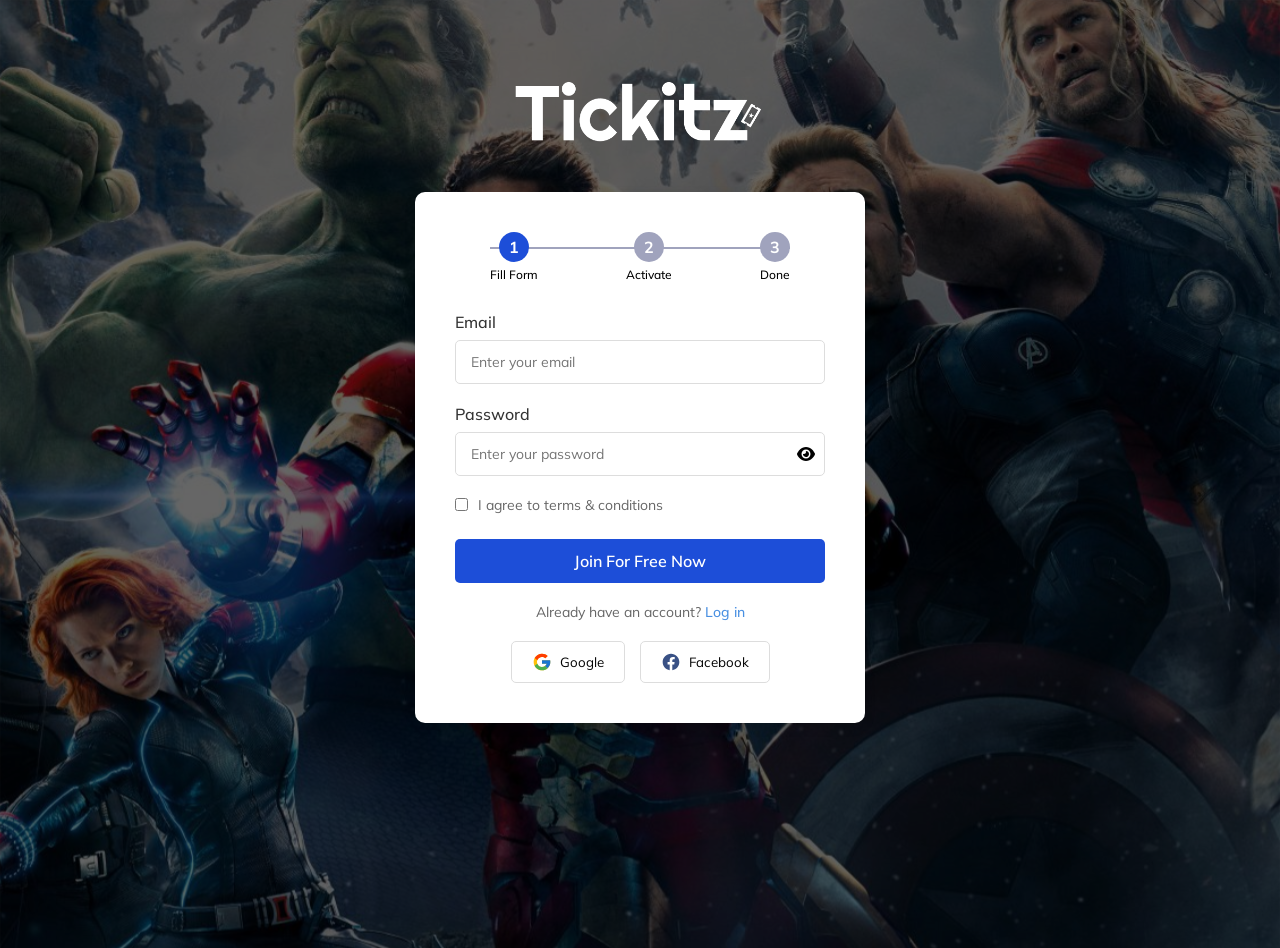
<file: index.html>
<!DOCTYPE html>
<html lang="en">
<head>
    <meta charset="UTF-8">
    <meta name="viewport" content="width=device-width, initial-scale=1.0">
    <meta name="description" content="Tickitz Register">
    <title>Sign Up</title>
    <link rel="preconnect" href="https://fonts.googleapis.com">
    <link rel="preconnect" href="https://fonts.gstatic.com" crossorigin>
    <link href="https://fonts.googleapis.com/css2?family=Mulish:ital,wght@0,200..1000;1,200..1000&display=swap" rel="stylesheet">
    <link rel="stylesheet" href="./assets/style/register.css">
    <script src="./assets/script/register.js" defer></script>
</head>
<body>
    <div class="merk">
        <img src="./assets/img/tickitz-logo.png" alt="Tickitz">
    </div>

    <main>
    <div class="container">
        <div class="progress">
        <div class="steps-container">
            <div class="step">
                <div class="step-number">1</div>
                <div class="step-text">Fill Form</div>
            </div>
            <div class="step">
                <div class="step-number-empty">2</div>
                <div class="step-text">Activate</div>
            </div>
            <div class="step">
                <div class="step-number-empty">3</div>
                <div class="step-text">Done</div>
            </div>
        </div>
        </div>
        
        <form id="form-register">
            <div class="form-group">
                <label for="email">Email</label>
                <input type="email" id="email" name="email" placeholder="Enter your email">
            </div>
            
            <div class="form-group">
                <label for="password">Password</label>
                <div class="pwd-input">
                    <input type="password" id="password" name="password" placeholder="Enter your password">
                    <img src="./assets/img/eye-solid-full.svg" alt="" width="20px">
                </div>    
            </div>
            
            <div class="checkbox-group">
                <input type="checkbox" id="terms">
                <label for="terms">I agree to terms & conditions</label>
            </div>
            
            <button type="submit" class="btn-primary">Join For Free Now</button>
        </form>
            <div class="login-link">
                Already have an account? <a href="login.html">Log in</a>
            </div>
            
            <div class="social-login">
                <button type="button" class="social-btn">
                    <img src="./assets/img/flat-color-icons_google.svg" alt="Google">
                    Google
                </button>
                <button type="button" class="social-btn">
                    <img src="./assets/img/bx_bxl-facebook-circle.svg" alt="Facebook">
                    Facebook
                </button>
            </div>
        
    </div>
    </main>
</body>
</html>
</file>
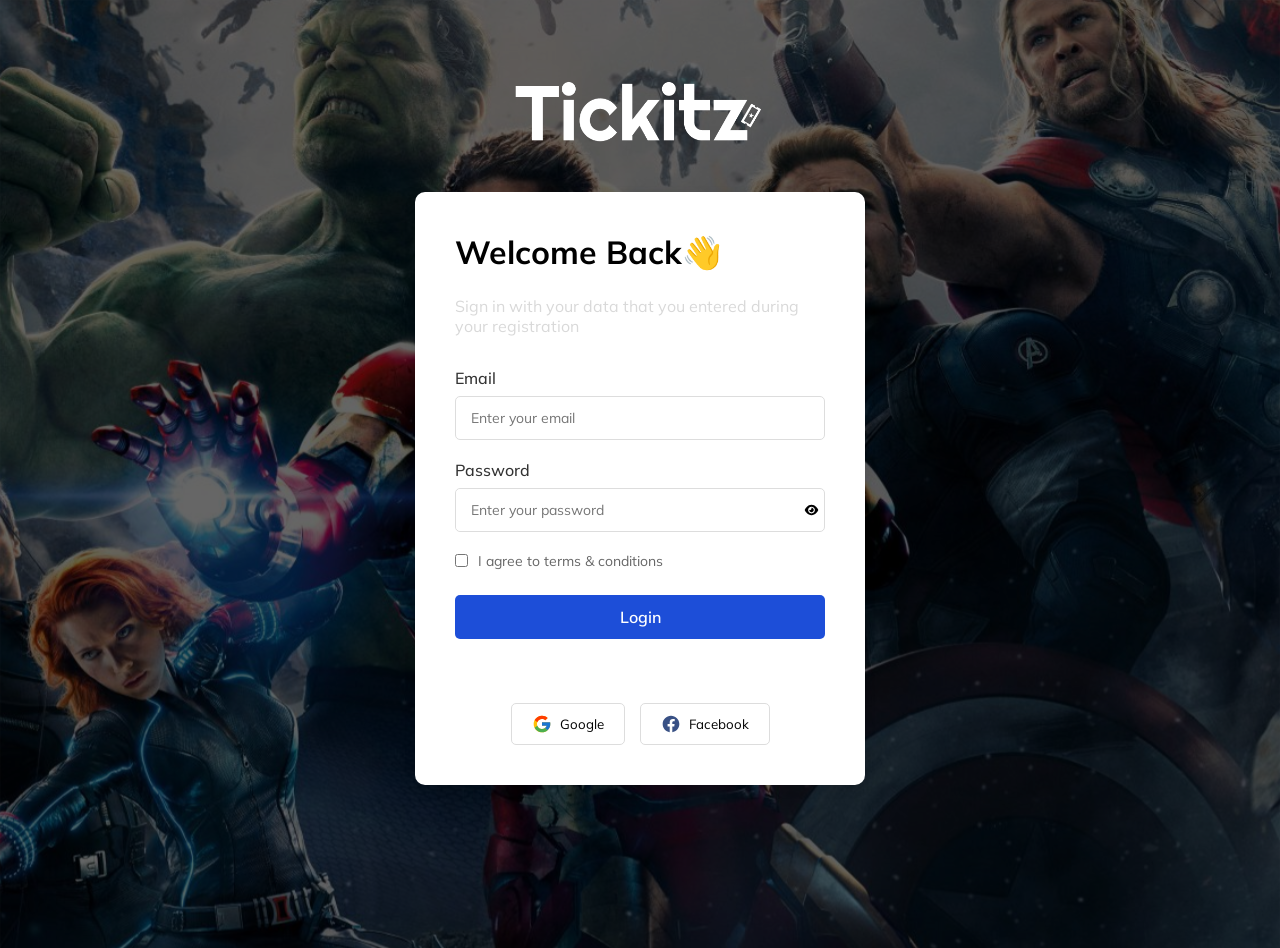
<file: login.html>
<!DOCTYPE html>
<html lang="en">
<head>
    <meta charset="UTF-8">
    <meta name="viewport" content="width=device-width, initial-scale=1.0">
    <meta name="description" content="Tickitz Login">
    <title>Login</title>
    <link rel="preconnect" href="https://fonts.googleapis.com">
    <link rel="preconnect" href="https://fonts.gstatic.com" crossorigin>
    <link href="https://fonts.googleapis.com/css2?family=Mulish:ital,wght@0,200..1000;1,200..1000&display=swap" rel="stylesheet">
    <link rel="stylesheet" href="./assets/style/login.css">
    <script src="./assets/script/login.js" defer></script>
</head>
<body>
    <div class="merk">
        <img src="./assets/img/tickitz-logo.png" alt="Tickitz">
    </div>

    <main>
    <div class="container">
        
        <div class="login-desc">
            <div class="wave-hand">
                <h1>Welcome Back👋</h1>
            </div>
            <div class="atention">
                <p>Sign in with your data that you entered during
                your registration</p>
            </div>
        </div>
        
        
        <form id="form-login">
            <div class="form-group">
                <label for="email">Email</label>
                <input type="email" id="email" name="email" placeholder="Enter your email">
            </div>
            
            <div class="form-group">
                <label for="password">Password</label>
                <div class="eye-pwd">
                    <input type="password" id="password" name="password" placeholder="Enter your password">
                    <img src="./assets/img/eye-solid-full.svg" alt="" width="20px">
                </div>    
            </div>
            
            <div class="checkbox-group">
                <input type="checkbox" id="terms">
                <label for="terms">I agree to terms & conditions</label>
            </div>
            
            <a href="#">
                <button type="submit" class="btn-primary">Login</button>
            </a>
            
            
            
            <div class="social-login">
                <button type="button" class="social-btn">
                    <img src="./assets/img/flat-color-icons_google.svg" alt="Google">
                    Google
                </button>
                <button type="button" class="social-btn">
                    <img src="./assets/img/bx_bxl-facebook-circle.svg" alt="Facebook">
                    Facebook
                </button>
            </div>
        </form>
    </div>
    </main>
</body>
</html>
</file>
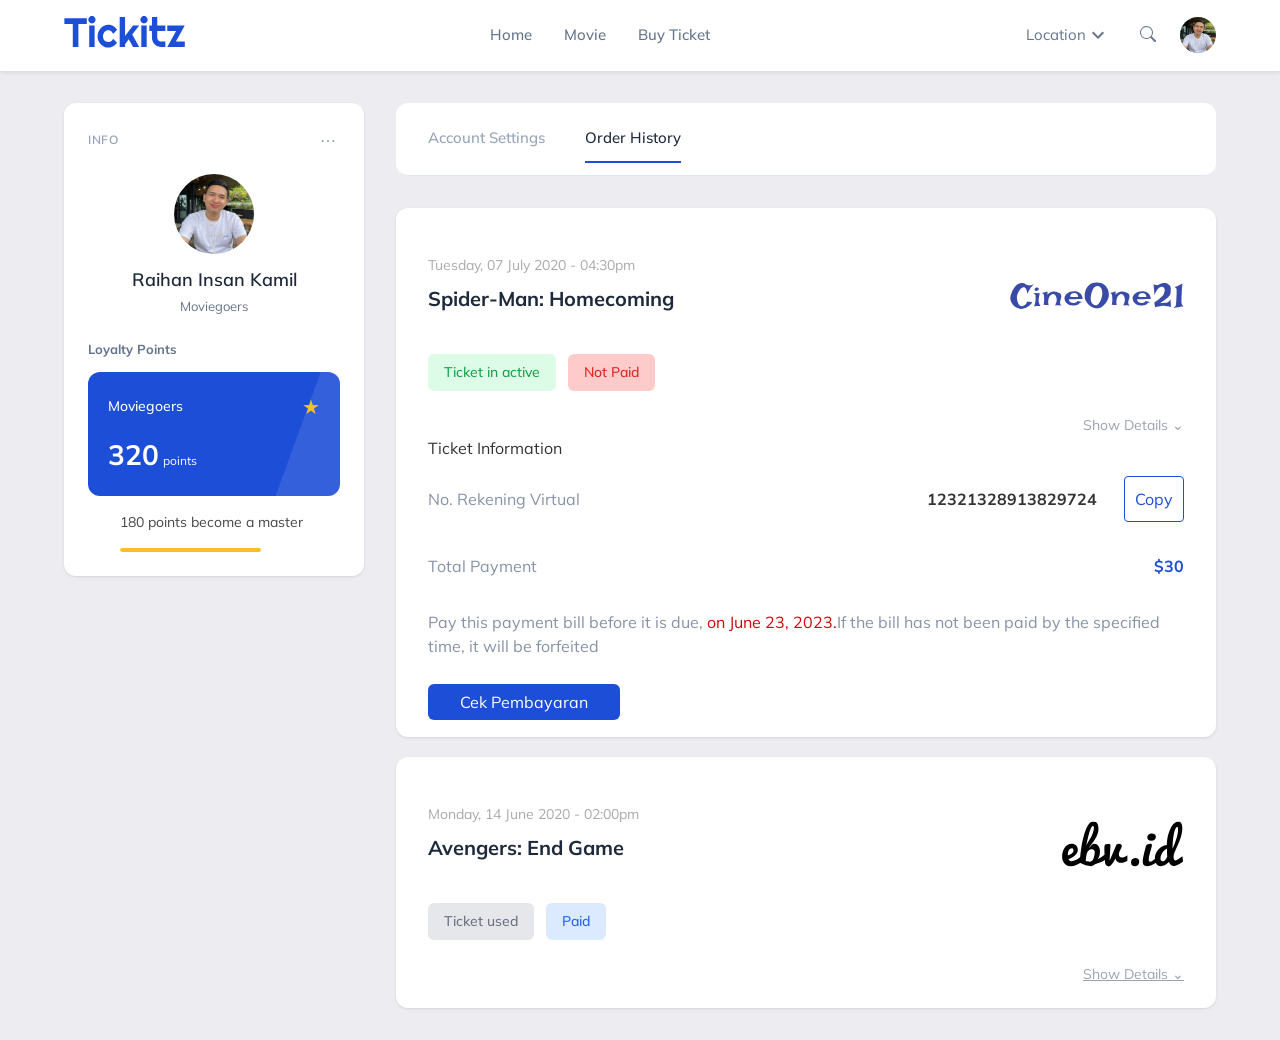
<file: order-history-notPaid.html>
<!DOCTYPE html>
<html lang="en">
<head>
    <meta charset="UTF-8">
    <meta name="viewport" content="width=device-width, initial-scale=1.0">
    <title>Order History Ticket Not Paid</title>
    <link rel="preconnect" href="https://fonts.googleapis.com">
    <link rel="preconnect" href="https://fonts.gstatic.com" crossorigin>
    <link href="https://fonts.googleapis.com/css2?family=Mulish:ital,wght@0,200..1000;1,200..1000&display=swap" rel="stylesheet">
    <link rel="stylesheet" href="./assets/style/order-history-notPaid.css">
    <style>
       
    </style>
</head>
<body>
    <header class="header">
        <div class="nav-container">
            <a href="#" class="logo">
                <img src="./assets/img/tickitz 1.svg" alt="">
            </a>
            
            <nav class="nav-links">
                <a href="#" class="nav-link">Home</a>
                <a href="#" class="nav-link">Movie</a>
                <a href="#" class="nav-link">Buy Ticket</a>
            </nav>
            
            <button class="mobile-nav-toggle">☰</button>
            
            <div class="nav-right">
                <div class="location-dropdown">
                    <span>Location</span>
                    <svg width="12" height="8" viewBox="0 0 12 8" fill="currentColor">
                        <path d="M6 8L0 2L1.41 0.59L6 5.17L10.59 0.59L12 2L6 8Z"/>
                    </svg>
                </div>
                <button class="search-btn">
                    <svg width="16" height="16" viewBox="0 0 16 16" fill="currentColor">
                        <path d="M11.742 10.344a6.5 6.5 0 1 0-1.397 1.398h-.001c.03.04.062.078.098.115l3.85 3.85a1 1 0 0 0 1.415-1.414l-3.85-3.85a1.007 1.007 0 0 0-.115-.1zM12 6.5a5.5 5.5 0 1 1-11 0 5.5 5.5 0 0 1 11 0z"/>
                    </svg>
                </button>
                <div class="profile-avatar"></div>
            </div>
        </div>
    </header>

    <!-- Main Container -->
    <div class="container">
        <div class="main-content">
            <!-- Profile Sidebar -->
            <aside class="profile-sidebar">
                <div class="info-header">
                    <span class="info-label">INFO</span>
                    <button class="menu-dots">⋯</button>
                </div>
                
                <div class="user-profile">
                    <div class="user-avatar"></div>
                    <h3 class="user-name">Raihan Insan Kamil</h3>
                    <p class="user-status">Moviegoers</p>
                </div>
                
                <div class="loyalty-section">
                    <h4 class="loyalty-title">Loyalty Points</h4>
                    <div class="loyalty-card">
                        <div class="loyalty-header">
                            <span class="loyalty-type">Moviegoers</span>
                            <span class="loyalty-star">★</span>
                        </div>
                        <div class="loyalty-points">
                            320<span class="points-unit">points</span>
                        </div>
                    </div>
                    <div class="progress-section">
                        <div class="progress-text">180 points become a master</div>
                        <div class="progress-bar">
                            <div class="progress-fill"></div>
                        </div>
                    </div>
                </div>
            </aside>

            <!-- Content Area -->
            <main class="content-area">
                <!-- Tabs -->
                <div class="tabs">
                    <a href="#" class="tab">Account Settings</a>
                    <a href="#" class="tab active">Order History</a>
                </div>

                <!-- Movie Entry 1 -->
                <div class="form-container">
                    <div class="form-grid">
                        <div class="movie-info">        
                            <p class="date">Tuesday, 07 July 2020 - 04:30pm</p>
                            <p class="movie-title">Spider-Man: Homecoming</p>
                            <div class="status-section">
                                <span class="status-badge status-active">Ticket in active</span>
                                <span class="status-badge status-not-paid">Not Paid</span>
                            </div>
                        </div>
                        
                        <div class="cinema-logo">
                            <img src="./assets/img/CineOne21 2.svg" alt="">
                        </div>
                    </div>
                    <div class="show-details-section">
                        <span class="show-details">Show Details ⌄</span>
                    </div>

                    <div class="modal">
        <p class="title-card">Ticket Information</p>
        <div class="acc-num">
            <p class="field">No. Rekening Virtual</p>
            <p class="number">12321328913829724</p>
            <a href="" class="copy">Copy</a>
        </div>
        <div class="payment">
            <p class="field">Total Payment</p>
            <p class="money">$30</p>
        </div>
        <div class="due-date">
            Pay this payment bill before it is due, <span>on June 23, 2023.</span>If the bill has not been paid by the specified time, it will be forfeited
        </div>
        <div class="check-payment">
            <a href="">Cek Pembayaran</a>
        </div>
    </div>
                </div>

                

                <!-- Movie Entry 3 -->
                <div class="form-container">
                    <div class="form-grid">
                        <div class="movie-info">        
                            <p class="date">Monday, 14 June 2020 - 02:00pm</p>
                            <p class="movie-title">Avengers: End Game</p>
                            <div class="status-section">
                                <span class="status-badge status-used">Ticket used</span>
                                <span class="status-badge status-paid">Paid</span>
                            </div>
                        </div>
                        
                        <div class="cinema-logo">
                            <img src="./assets/img/ebv.id 2.svg" alt="">
                        </div>
                    </div>
                    <div class="show-details-section">
                        <a href="order-history-result.html" class="show-details">Show Details ⌄</a>
                    </div>
                </div>
            </main>
        </div>
    </div>
</body>
</html>
</file>
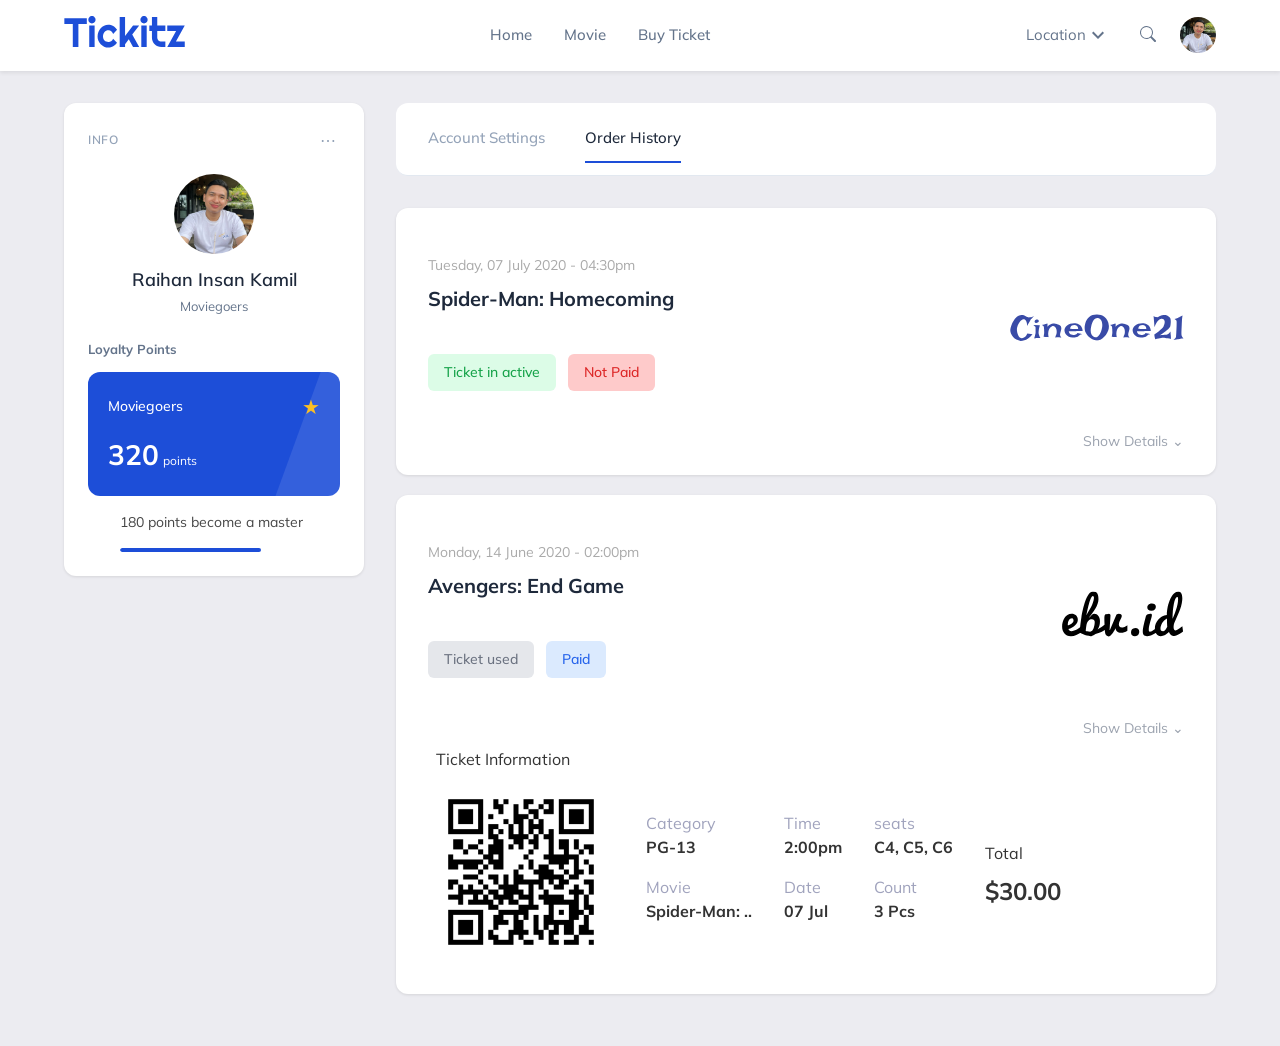
<file: order-history-result.html>
<!DOCTYPE html>
<html lang="en">
<head>
    <meta charset="UTF-8">
    <meta name="viewport" content="width=device-width, initial-scale=1.0">
    <title>Order History Result</title>
    <link rel="preconnect" href="https://fonts.googleapis.com">
    <link rel="preconnect" href="https://fonts.gstatic.com" crossorigin>
    <link href="https://fonts.googleapis.com/css2?family=Mulish:ital,wght@0,200..1000;1,200..1000&display=swap" rel="stylesheet">
    <link rel="stylesheet" href="./assets/style/order-history-result.css">
    <style>
       
    </style>
</head>
<body>
    <header class="header">
        <div class="nav-container">
            <a href="#" class="logo">
                <img src="./assets/img/tickitz 1.svg" alt="">
            </a>
            
            <nav class="nav-links">
                <a href="#" class="nav-link">Home</a>
                <a href="#" class="nav-link">Movie</a>
                <a href="#" class="nav-link">Buy Ticket</a>
            </nav>
            
            <button class="mobile-nav-toggle">☰</button>
            
            <div class="nav-right">
                <div class="location-dropdown">
                    <span>Location</span>
                    <svg width="12" height="8" viewBox="0 0 12 8" fill="currentColor">
                        <path d="M6 8L0 2L1.41 0.59L6 5.17L10.59 0.59L12 2L6 8Z"/>
                    </svg>
                </div>
                <button class="search-btn">
                    <svg width="16" height="16" viewBox="0 0 16 16" fill="currentColor">
                        <path d="M11.742 10.344a6.5 6.5 0 1 0-1.397 1.398h-.001c.03.04.062.078.098.115l3.85 3.85a1 1 0 0 0 1.415-1.414l-3.85-3.85a1.007 1.007 0 0 0-.115-.1zM12 6.5a5.5 5.5 0 1 1-11 0 5.5 5.5 0 0 1 11 0z"/>
                    </svg>
                </button>
                <div class="profile-avatar"></div>
            </div>
        </div>
    </header>

    <!-- Main Container -->
    <div class="container">
        <div class="main-content">
            <!-- Profile Sidebar -->
            <aside class="profile-sidebar">
                <div class="info-header">
                    <span class="info-label">INFO</span>
                    <button class="menu-dots">⋯</button>
                </div>
                
                <div class="user-profile">
                    <div class="user-avatar"></div>
                    <h3 class="user-name">Raihan Insan Kamil</h3>
                    <p class="user-status">Moviegoers</p>
                </div>
                
                <div class="loyalty-section">
                    <h4 class="loyalty-title">Loyalty Points</h4>
                    <div class="loyalty-card">
                        <div class="loyalty-header">
                            <span class="loyalty-type">Moviegoers</span>
                            <span class="loyalty-star">★</span>
                        </div>
                        <div class="loyalty-points">
                            320<span class="points-unit">points</span>
                        </div>
                    </div>
                    <div class="progress-section">
                        <div class="progress-text">180 points become a master</div>
                        <div class="progress-bar">
                            <div class="progress-fill"></div>
                        </div>
                    </div>
                </div>
            </aside>

            <!-- Content Area -->
            <main class="content-area">
                <!-- Tabs -->
                <div class="tabs">
                    <a href="#" class="tab">Account Settings</a>
                    <a href="#" class="tab active">Order History</a>
                </div>

                <!-- Movie Entry 1 -->
                <div class="form-container">
                    <div class="form-grid">
                        <div class="movie-info">        
                            <p class="date">Tuesday, 07 July 2020 - 04:30pm</p>
                            <p class="movie-title">Spider-Man: Homecoming</p>
                            <div class="status-section">
                                <span class="status-badge status-active">Ticket in active</span>
                                <span class="status-badge status-not-paid">Not Paid</span>
                            </div>
                        </div>
                        
                        <div class="cinema-logo">
                            <img src="./assets/img/CineOne21 2.svg" alt="">
                        </div>
                    </div>
                    <div class="show-details-section">
                        <span class="show-details">Show Details ⌄</span>
                    </div>
                </div>

                <!-- Movie Entry 2 -->
                <div class="form-container">
                    <div class="form-grid">
                        <div class="movie-info">        
                            <p class="date">Monday, 14 June 2020 - 02:00pm</p>
                            <p class="movie-title">Avengers: End Game</p>
                            <div class="status-section">    
                                <span class="status-badge status-used">Ticket used</span>
                                <span class="status-badge status-paid">Paid</span>
                            </div>
                        </div>
                        
                        <div class="cinema-logo">
                            <img src="./assets/img/ebv.id 2.svg" alt="">
                        </div>
                    </div>
                    <div class="show-details-section">
                        <span class="show-details">Show Details ⌄</span>
                    </div>

                    <div class="ticket-info">
                        <p>Ticket Information</p>
                    </div>

                    <div class="flex-qr-ticket">
                        <div><img src="./assets/img/QR Code 1.svg" alt="qr code"></div>
                        <div class="category-time-seats">
                            <p class="light">Category</p>
                            <p class="bold">PG-13</p>
                            <p class="light">Movie</p>
                            <p class="bold">Spider-Man: ..</p>
                        </div>
                        <div class="selected-schedule">
                            <p class="light">Time</p>
                            <p class="bold">2:00pm</p>
                            <p class="light">Date</p>
                            <p class="bold">07 Jul</p>
                        </div>
                        <div class="movie-date-count">
                            <p class="light">seats</p>
                            <p class="bold">C4, C5, C6</p>
                            <p class="light">Count</p>
                            <p class="bold">3 Pcs</p>
                        </div>
                        <div class="total">
                            <p>Total</p>
                            <p>$30.00</p>
                        </div>
                    </div>
                </div>
                </div>
            </main>
        </div>
    </div>
</body>
</html>
</file>
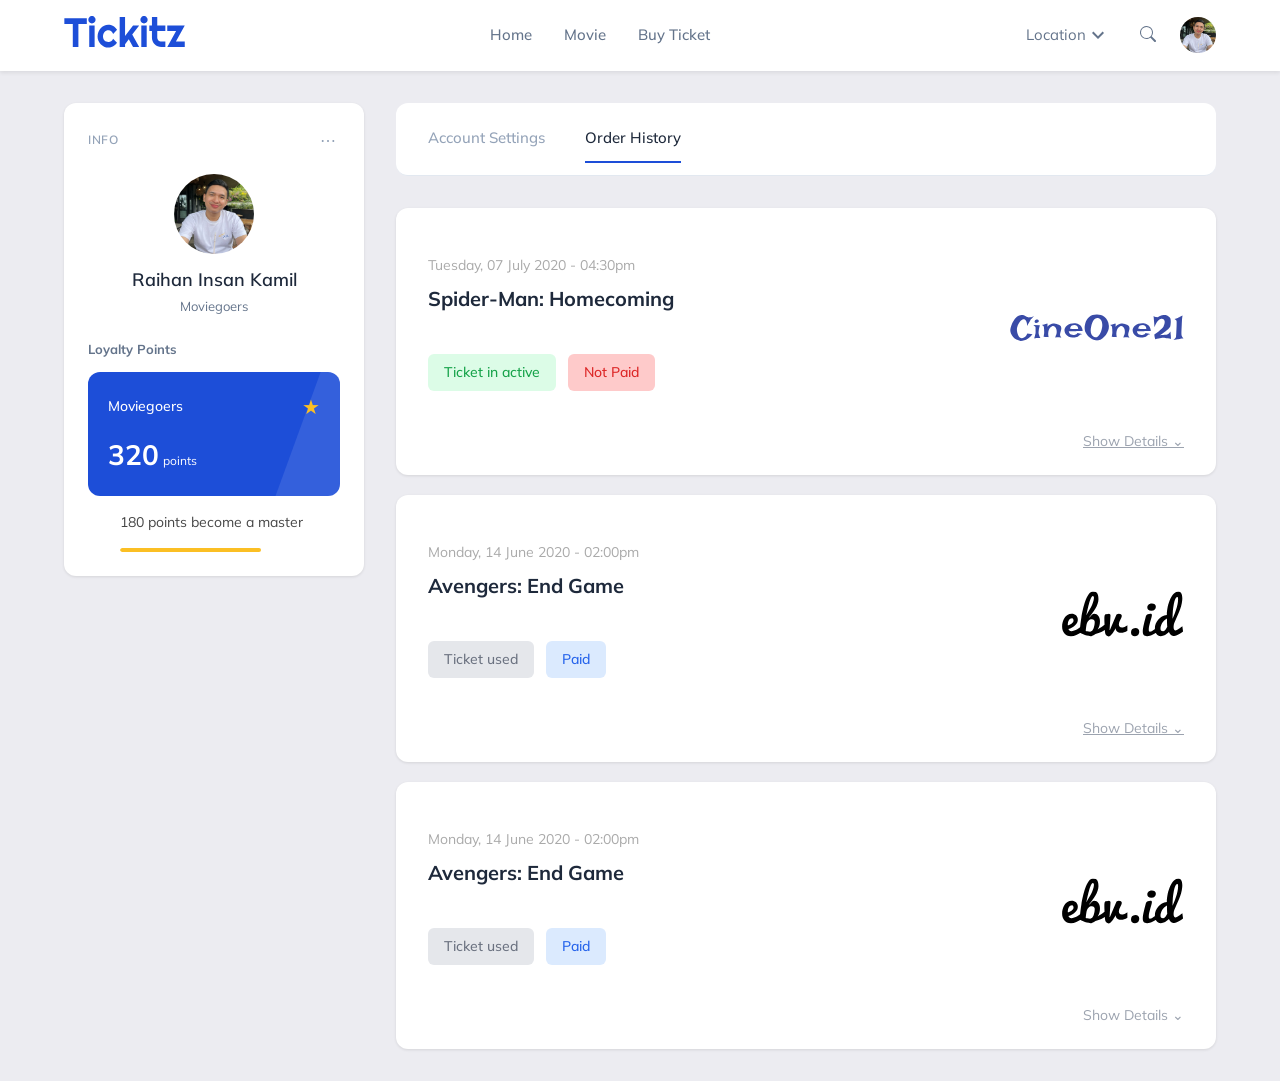
<file: order-history.html>
<!DOCTYPE html>
<html lang="en">
<head>
    <meta charset="UTF-8">
    <meta name="viewport" content="width=device-width, initial-scale=1.0">
    <title>Order History</title>
    <link rel="preconnect" href="https://fonts.googleapis.com">
    <link rel="preconnect" href="https://fonts.gstatic.com" crossorigin>
    <link href="https://fonts.googleapis.com/css2?family=Mulish:ital,wght@0,200..1000;1,200..1000&display=swap" rel="stylesheet">
    <link rel="stylesheet" href="./assets/style/order-history.css">
    <style>
       
    </style>
</head>
<body>
    <header class="header">
        <div class="nav-container">
            <a href="#" class="logo">
                <img src="./assets/img/tickitz 1.svg" alt="">
            </a>
            
            <nav class="nav-links">
                <a href="#" class="nav-link">Home</a>
                <a href="#" class="nav-link">Movie</a>
                <a href="#" class="nav-link">Buy Ticket</a>
            </nav>
            
            <button class="mobile-nav-toggle">☰</button>
            
            <div class="nav-right">
                <div class="location-dropdown">
                    <span>Location</span>
                    <svg width="12" height="8" viewBox="0 0 12 8" fill="currentColor">
                        <path d="M6 8L0 2L1.41 0.59L6 5.17L10.59 0.59L12 2L6 8Z"/>
                    </svg>
                </div>
                <button class="search-btn">
                    <svg width="16" height="16" viewBox="0 0 16 16" fill="currentColor">
                        <path d="M11.742 10.344a6.5 6.5 0 1 0-1.397 1.398h-.001c.03.04.062.078.098.115l3.85 3.85a1 1 0 0 0 1.415-1.414l-3.85-3.85a1.007 1.007 0 0 0-.115-.1zM12 6.5a5.5 5.5 0 1 1-11 0 5.5 5.5 0 0 1 11 0z"/>
                    </svg>
                </button>
                <div class="profile-avatar"></div>
            </div>
        </div>
    </header>

    <!-- Main Container -->
    <div class="container">
        <div class="main-content">
            <!-- Profile Sidebar -->
            <aside class="profile-sidebar">
                <div class="info-header">
                    <span class="info-label">INFO</span>
                    <button class="menu-dots">⋯</button>
                </div>
                
                <div class="user-profile">
                    <div class="user-avatar"></div>
                    <h3 class="user-name">Raihan Insan Kamil</h3>
                    <p class="user-status">Moviegoers</p>
                </div>
                
                <div class="loyalty-section">
                    <h4 class="loyalty-title">Loyalty Points</h4>
                    <div class="loyalty-card">
                        <div class="loyalty-header">
                            <span class="loyalty-type">Moviegoers</span>
                            <span class="loyalty-star">★</span>
                        </div>
                        <div class="loyalty-points">
                            320<span class="points-unit">points</span>
                        </div>
                    </div>
                    <div class="progress-section">
                        <div class="progress-text">180 points become a master</div>
                        <div class="progress-bar">
                            <div class="progress-fill"></div>
                        </div>
                    </div>
                </div>
            </aside>

            <!-- Content Area -->
            <main class="content-area">
                <!-- Tabs -->
                <div class="tabs">
                    <a href="profile-page.html" class="tab">Account Settings</a>
                    <a href="order-history.html" class="tab active">Order History</a>
                </div>

                <!-- Movie Entry 1 -->
                <div class="form-container">
                    <div class="form-grid">
                        <div class="movie-info">        
                            <p class="date">Tuesday, 07 July 2020 - 04:30pm</p>
                            <p class="movie-title">Spider-Man: Homecoming</p>
                            <div class="status-section">
                                <span class="status-badge status-active">Ticket in active</span>
                                <span class="status-badge status-not-paid">Not Paid</span>
                            </div>
                        </div>
                        
                        <div class="cinema-logo">
                            <img src="./assets/img/CineOne21 2.svg" alt="">
                        </div>
                    </div>
                    <div class="show-details-section">
                        <a href="order-history-notPaid.html" class="show-details">Show Details ⌄</a>
                    </div>
                </div>

                <!-- Movie Entry 2 -->
                <div class="form-container">
                    <div class="form-grid">
                        <div class="movie-info">        
                            <p class="date">Monday, 14 June 2020 - 02:00pm</p>
                            <p class="movie-title">Avengers: End Game</p>
                            <div class="status-section">    
                                <span class="status-badge status-used">Ticket used</span>
                                <span class="status-badge status-paid">Paid</span>
                            </div>
                        </div>
                        
                        <div class="cinema-logo">
                            <img src="./assets/img/ebv.id 2.svg" alt="">
                        </div>
                    </div>
                    <div class="show-details-section">
                        <a href="order-history-result.html" class="show-details">Show Details ⌄</a>
                    </div>
                </div>

                <!-- Movie Entry 3 -->
                <div class="form-container">
                    <div class="form-grid">
                        <div class="movie-info">        
                            <p class="date">Monday, 14 June 2020 - 02:00pm</p>
                            <p class="movie-title">Avengers: End Game</p>
                            <div class="status-section">
                                <span class="status-badge status-used">Ticket used</span>
                                <span class="status-badge status-paid">Paid</span>
                            </div>
                        </div>
                        
                        <div class="cinema-logo">
                            <img src="./assets/img/ebv.id 2.svg" alt="">
                        </div>
                    </div>
                    <div class="show-details-section">
                        <span class="show-details">Show Details ⌄</span>
                    </div>
                </div>
            </main>
        </div>
    </div>
</body>
</html>
</file>
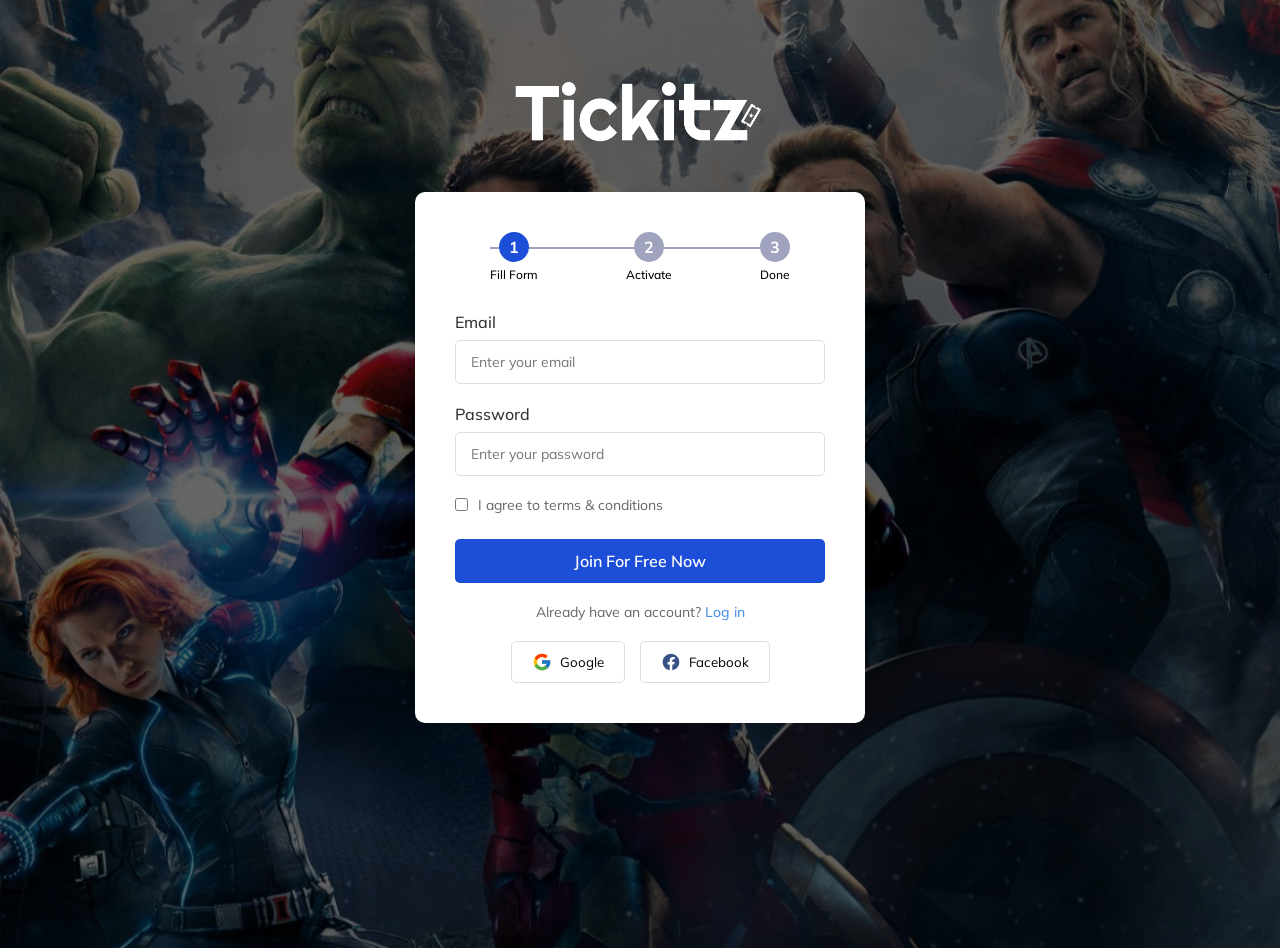
<file: register.html>
<!DOCTYPE html>
<html lang="en">
<head>
    <meta charset="UTF-8">
    <meta name="viewport" content="width=device-width, initial-scale=1.0">
    <meta name="description" content="Tickitz Register">
    <title>Sign Up</title>
    <link rel="preconnect" href="https://fonts.googleapis.com">
    <link rel="preconnect" href="https://fonts.gstatic.com" crossorigin>
    <link href="https://fonts.googleapis.com/css2?family=Mulish:ital,wght@0,200..1000;1,200..1000&display=swap" rel="stylesheet">
    <link rel="stylesheet" href="./assets/style/register.css">
</head>
<body>
    <div class="merk">
        <img src="./assets/img/tickitz-logo.png" alt="Tickitz">
    </div>

    <main>
    <div class="container">
        <div class="progress">
        <div class="steps-container">
            <div class="step">
                <div class="step-number">1</div>
                <div class="step-text">Fill Form</div>
            </div>
            <div class="step">
                <div class="step-number-empty">2</div>
                <div class="step-text">Activate</div>
            </div>
            <div class="step">
                <div class="step-number-empty">3</div>
                <div class="step-text">Done</div>
            </div>
        </div>
        </div>
        
        <form>
            <div class="form-group">
                <label for="email">Email</label>
                <input type="email" id="email" placeholder="Enter your email">
            </div>
            
            <div class="form-group">
                <label for="password">Password</label>
                <input type="password" id="password" placeholder="Enter your password">
            </div>
            
            <div class="checkbox-group">
                <input type="checkbox" id="terms">
                <label for="terms">I agree to terms & conditions</label>
            </div>
            
            <button type="submit" class="btn-primary">Join For Free Now</button>
            
            <div class="login-link">
                Already have an account? <a href="login.html">Log in</a>
            </div>
            
            <div class="social-login">
                <button type="button" class="social-btn">
                    <img src="./assets/img/flat-color-icons_google.svg" alt="Google">
                    Google
                </button>
                <button type="button" class="social-btn">
                    <img src="./assets/img/bx_bxl-facebook-circle.svg" alt="Facebook">
                    Facebook
                </button>
            </div>
        </form>
    </div>
    </main>
</body>
</html>
</file>
<file: assets/style/register.css>
:root {
    --main--color : #1D4ED8;
    --sec--color : #A0A3BD;
    --font : 'Mulish';
}

    * {
            margin: 0;
            padding: 0;
            box-sizing: border-box;
            font-family: var(--font);
        }
        
    body {
            background-image: url(../img/sign-up.svg);
            background-size: cover;
            position: relative;
            min-height: 100vh;
            
        }

        .merk {
            justify-content: center;
            padding: 1rem;
            margin-top: 3rem;
            display: flex;
            justify-content: center;
        }

        .merk img {
            max-width: 20%;
        }

        main {
            display: flex;
            justify-content: center;
            margin-bottom: 2rem;
        }
        
        .container {
            background-color: white;
            border-radius: 10px;
            box-shadow: 0 4px 12px rgba(0, 0, 0, 0.1);
            padding: 40px;
            width: 100%;
            max-width: 450px;
            margin-top: 1rem;
            z-index: 2;
        }

        .progress {
            display: flex;
            justify-content: center;
        }
        
        .steps-container {
            display: flex;
            justify-content: space-between;
            width: 100%;
            max-width: 300px;
            margin-bottom: 30px;
            position: relative;
        }
        
        .steps-container::before {
            content: '';
            position: absolute;
            top: 15px;
            left: 0;
            right: 0;
            height: 2px;
            background-color: var(--sec--color);
            z-index: 1;
        }
        
        .step {
            display: flex;
            flex-direction: column;
            align-items: center;
            z-index: 2;
        }
        
        
        .step-number {
            width: 30px;
            height: 30px;
            border-radius: 50%;
            background-color: var(--main--color);
            color: white;
            display: flex;
            justify-content: center;
            align-items: center;
            margin-bottom: 5px;
            font-weight: bold;
        }

        .step-number-empty {
            width: 30px;
            height: 30px;
            border-radius: 50%;
            background-color: var(--sec--color);
            color: white;
            display: flex;
            justify-content: center;
            align-items: center;
            margin-bottom: 5px;
            font-weight: bold;
        }
        
        .step-text {
            font-size: 12px;
            font-weight: 500;
        }

        .pwd-input {
            display: flex;
            border: 1px solid #ddd;
            border-radius: 5px;
            padding-right: 8px;
        }

        .pwd-input input[type=password] {
            border: none;
            outline: none;
        }

        .pwd-input img {
            cursor: pointer;
        }

        
        .form-group {
            margin-bottom: 20px;
        }
        
        .form-group label {
            display: block;
            margin-bottom: 8px;
            color: #333;
            font-weight: 500;
        }
        
        .form-group input {
            width: 100%;
            padding: 12px 15px;
            border: 1px solid #ddd;
            border-radius: 5px;
            font-size: 14px;
            transition: border-color 0.3s;
        }
        
        .form-group input:focus {
            outline: none;
            border-color: #4a90e2;
        }
        
        .checkbox-group {
            display: flex;
            align-items: center;
            margin-bottom: 25px;
        }
        
        .checkbox-group input {
            margin-right: 10px;
        }
        
        .checkbox-group label {
            color: #666;
            font-size: 14px;
        }
        
        .btn-primary {
            width: 100%;
            padding: 12px;
            background-color: var(--main--color);
            color: white;
            border: none;
            border-radius: 5px;
            font-size: 16px;
            font-weight: 600;
            cursor: pointer;
            transition: background-color 0.3s;
        }
        
        .btn-primary:hover {
            background-color: #3a7bc8;
        }
        
        .login-link {
            text-align: center;
            margin: 20px 0;
            color: #666;
            font-size: 14px;
        }
        
        .login-link a {
            color: #4a90e2;
            text-decoration: none;
            font-weight: 500;
        }
        
        .social-login {
            display: flex;
            justify-content: center;
            gap: 15px;
            margin-top: 20px;
        }
        
        .social-btn {
            padding: 10px 20px;
            border: 1px solid #ddd;
            border-radius: 5px;
            background-color: white;
            display: flex;
            align-items: center;
            justify-content: center;
            cursor: pointer;
            transition: background-color 0.3s;
        }
        
        .social-btn:hover {
            background-color: #f9f9f9;
        }
        
        .social-btn img {
            width: 20px;
            margin-right: 8px;
        }
</file>
<file: assets/style/login.css>
:root {
    --main--color : #1D4ED8;
    --sec--color : #A0A3BD;
    --font : 'Mulish';
}

    * {
            margin: 0;
            padding: 0;
            box-sizing: border-box;
            font-family: var(--font);
        }
        
    body {
            background-image: url(../img/sign-up.svg);
            background-size: cover;
            position: relative;
            min-height: 100vh;
            
        }

        .merk {
            justify-content: center;
            padding: 1rem;
            margin-top: 3rem;
            display: flex;
            justify-content: center;
        }

        .merk img {
            max-width: 20%;
        }

        main {
            display: flex;
            justify-content: center;
            margin-bottom: 2rem;
        }
        
        .container {
            background-color: white;
            border-radius: 10px;
            box-shadow: 0 4px 12px rgba(0, 0, 0, 0.1);
            padding: 40px;
            width: 100%;
            max-width: 450px;
            margin-top: 1rem;
            z-index: 2;
        }

        .login-desc {
            margin-bottom: 2rem;
        }

        .wave-hand {
            margin-bottom: 1.5rem;
        }

        .atention {
            color: #D9D9D9;
        }

        
        .form-group {
            margin-bottom: 20px;
        }
        
        .form-group label {
            display: block;
            margin-bottom: 8px;
            color: #333;
            font-weight: 500;
        }
        
        .form-group input {
            width: 100%;
            padding: 12px 15px;
            border: 1px solid #ddd;
            border-radius: 5px;
            font-size: 14px;
            transition: border-color 0.3s;
        }
        
        .form-group input:focus {
            outline: none;
            border-color: #4a90e2;
        }

        .eye-pwd {
            display: flex;
            border: 1px solid #ddd;
            border-radius: 5px;
        }

        .eye-pwd input {
            border: none;
            outline: none;
        }

        .eye-pwd img {
            padding-right: 5px;
            cursor: pointer;
        }
        
        .checkbox-group {
            display: flex;
            align-items: center;
            margin-bottom: 25px;
        }
        
        .checkbox-group input {
            margin-right: 10px;
        }
        
        .checkbox-group label {
            color: #666;
            font-size: 14px;
        }
        
        .btn-primary {
            width: 100%;
            padding: 12px;
            background-color: var(--main--color);
            color: white;
            border: none;
            border-radius: 5px;
            font-size: 16px;
            font-weight: 600;
            cursor: pointer;
            transition: background-color 0.3s;
        }
        
        .btn-primary:hover {
            background-color: #3a7bc8;
        }
        
        .login-link {
            text-align: center;
            margin: 20px 0;
            color: #666;
            font-size: 14px;
        }
        
        .login-link a {
            color: #4a90e2;
            text-decoration: none;
            font-weight: 500;
        }
        
        .social-login {
            display: flex;
            justify-content: center;
            gap: 15px;
            margin-top: 20px;
            margin-top: 4rem;
        }
        
        .social-btn {
            padding: 10px 20px;
            border: 1px solid #ddd;
            border-radius: 5px;
            background-color: white;
            display: flex;
            align-items: center;
            justify-content: center;
            cursor: pointer;
            transition: background-color 0.3s;
        }
        
        .social-btn:hover {
            background-color: #f9f9f9;
        }
        
        .social-btn img {
            width: 20px;
            margin-right: 8px;
        }
</file>
<file: assets/style/order-history-notPaid.css>
:root{
            --main--color : #1D4ED8;
            --sec--color : #A0A3BD;
            --font : 'Mulish';
        }

        * {
            margin: 0;
            padding: 0;
            box-sizing: border-box;
        }

        body {
            font-family: 'Mulish';
            background-color: rgba(160,163,189,0.2);
            color: #333;
            line-height: 1.5;
        }

         /* Header Navigation */
        .header {
            background-color: white;
            padding: 16px 0;
            box-shadow: 0 2px 4px rgba(0,0,0,0.08);
            /* position: sticky; */
            top: 0;
            z-index: 100;
        }

        .nav-container {
            max-width: 1200px;
            margin: 0 auto;
            padding: 0 24px;
            display: flex;
            justify-content: space-between;
            align-items: center;
        }

        
        .nav-links {
            display: flex;
            gap: 32px;
            list-style: none;
        }

        .nav-link {
            color: #64748b;
            text-decoration: none;
            font-size: 15px;
            font-weight: 500;
            transition: color 0.2s ease;
        }

        .nav-link:hover {
            color: var(--main--color);
        }

        .nav-right {
            display: flex;
            align-items: center;
            gap: 16px;
        }

        .location-dropdown {
            display: flex;
            align-items: center;
            gap: 6px;
            color: #64748b;
            font-size: 15px;
            cursor: pointer;
            padding: 8px 12px;
            border-radius: 6px;
            transition: background-color 0.2s ease;
        }

        .location-dropdown:hover {
            background-color: #f1f5f9;
        }

        .search-btn {
            background: none;
            border: none;
            color: #64748b;
            cursor: pointer;
            padding: 8px;
            border-radius: 6px;
            transition: background-color 0.2s ease;
        }

        .search-btn:hover {
            background-color: #f1f5f9;
        }

        .profile-avatar {
            width: 36px;
            height: 36px;
            border-radius: 50%;
            background: url(../img/raihan.jpg);
            background-size: cover;
        }
        /* Main Container */
        .container {
            max-width: 1200px;
            margin: 0 auto;
            padding: 32px 24px;
        }

        .main-content {
            display: grid;
            grid-template-columns: 300px 1fr;
            gap: 32px;
            align-items: start;
        }

        /* Profile Sidebar */
        .profile-sidebar {
            background: white;
            border-radius: 12px;
            padding: 24px;
            box-shadow: 0 1px 3px rgba(0,0,0,0.1);
            top: 120px;
        }

        .info-header {
            display: flex;
            justify-content: space-between;
            align-items: center;
            margin-bottom: 20px;
        }

        .info-label {
            color: #94a3b8;
            font-size: 12px;
            font-weight: 600;
            letter-spacing: 0.5px;
        }

        .menu-dots {
            color: #94a3b8;
            font-size: 16px;
            cursor: pointer;
            padding: 4px;
            background: none;
            border: none;
        }

        .user-profile {
            text-align: center;
            margin-bottom: 24px;
        }

        .user-avatar {
             width: 80px;
            height: 80px;
            border-radius: 50%;
            background: url(../img/raihan.jpg);
            background-size: cover;
            margin: 0 auto 12px;
        }

        .user-name {
            font-size: 18px;
            font-weight: 600;
            color: #1e293b;
            margin-bottom: 4px;
        }

        .user-status {
            color: #64748b;
            font-size: 13px;
        }

        .loyalty-section {
            margin-top: 24px;
        }

        .loyalty-title {
            color: #64748b;
            font-size: 13px;
            margin-bottom: 12px;
        }

        .loyalty-card {
            background: linear-gradient(135deg, #1D4ED8 0%,  #1D4ED8 100%);
            border-radius: 12px;
            padding: 20px;
            color: white;
            position: relative;
            overflow: hidden;
        }

        .loyalty-card::before {
            content: '';
            position: absolute;
            top: -50%;
            right: -20px;
            width: 60px;
            height: 200%;
            background: rgba(255,255,255,0.1);
            transform: rotate(20deg);
        }

        .loyalty-header {
            display: flex;
            justify-content: space-between;
            align-items: center;
            margin-bottom: 12px;
            position: relative;
            z-index: 1;
        }

        .loyalty-type {
            font-size: 14px;
            font-weight: 500;
        }

        .loyalty-star {
            color: #fbbf24;
            font-size: 20px;
        }

        .loyalty-points {
            font-size: 28px;
            font-weight: bold;
            position: relative;
            z-index: 1;
        }

        .points-unit {
            font-size: 12px;
            font-weight: normal;
            margin-left: 4px;
        }

        .progress-section {
            margin-top: 16px;
            padding-left: 2rem;
        }

        .progress-text {
            font-size: 14px;
            margin-bottom: 15px;
            opacity: 0.9;
        }

        .progress-bar {
            height: 4px;
            background: rgba(255,255,255,0.25);
            border-radius: 2px;
            overflow: hidden;
        }

        .progress-fill {
            height: 100%;
            background: #fbbf24;
            width: 64%;
            border-radius: 2px;
        }

        /* Content Area */
        .content-area {
            min-height: 600px;
        }

        /* Tabs */
        .tabs {
            display: flex;
            margin-bottom: 32px;
            border-bottom: 1px solid #e2e8f0;
            background-color: white;
            padding: 12px 0;
            border-radius: 12px;
            padding-left: 2rem;
        }

        .tab {
            padding: 12px 0;
            margin-right: 40px; 
            color: #94a3b8;
            text-decoration: none;
            font-size: 15px;
            font-weight: 500;
            position: relative;
            transition: color 0.2s ease;
        }

        .tab.active {
            color: #1e293b;
            border-bottom: 2px solid var(--main--color);
            
        }

        .tab.active::after {
            content: '';
            position: absolute;
            bottom: -1px;
            left: 0;
            right: 0;
            height: 2px;
            /* background: white; */
            border-radius: 1px;
        }

        /* Form Container - Movie Entries */
        .form-container {
            background: white;
            border-radius: 12px;
            padding: 23px 32px;
            box-shadow: 0 1px 3px rgba(0,0,0,0.1);
            margin-bottom: 20px; /* Add space between movie entries */
        }

        .form-container:last-child {
            margin-bottom: 0; /* Remove margin from last entry */
        }

        .form-grid {
            display: grid;
            grid-template-columns: 1fr 1fr;
            gap: 0;
            align-items: center;
            padding: 24px 0;
        }

        .movie-info {
            display: flex;
            flex-direction: column;
            gap: 8px;
        }

        .date {
            color: #AAAAAA;
            font-size: 14px;
        }

        .movie-title {
            font-weight: bold;
            font-size: 20px;
            color: #1e293b;
            margin-bottom: 16px;
        }

        .cinema-logo {
            display: flex;
            justify-content: flex-end;
            align-items: flex-start;
            padding-top: 8px;
            margin-bottom: 4rem;
        }

        .cinema-logo svg {
            width: 100px;
            height: auto;
        }

        .status-section {
            display: flex;
            gap: 12px;
            margin-top: 16px;
        }

        .status-badge {
            padding: 8px 16px;
            border-radius: 6px;
            font-size: 14px;
            font-weight: 500;
            border: none;
        }

        .status-active {
            background-color: #dcfce7;
            color: #16a34a;
        }

        .status-not-paid {
            background-color: #fecaca;
            color: #dc2626;
        }

        .status-used {
            background-color: #e5e7eb;
            color: #6b7280;
        }

        .status-paid {
            background-color: #dbeafe;
            color: #2563eb;
        }

        .show-details-section {
            display: flex;
            justify-content: flex-end;
            align-items: center;
        }

        .show-details {
            color: #9ca3af;
            cursor: pointer;
            font-size: 14px;
            transition: color 0.2s ease;
        }

        .show-details:hover {
            color: #6b7280;
        }




.title-card {
    font-size: medium;
    display: flex;
    justify-content: flex-start;
    margin-bottom: 1rem;
}

.acc-num {
    display: flex;
    align-items: center;
    justify-content: space-between;
    margin-bottom: 2rem;
}

.payment {
    display: flex;
    justify-content: space-between;
    margin-bottom: 2rem;
}

.field, .due-date {
    color: #8692A6;
}

.number {
    font-weight: bold;
}

.money {
    font-weight: bold;
    color: #1D4ED8;
}

.due-date span {
    color: #D00707;
}


.check-payment a {
    padding: 0.5rem 2rem;
    background-color: #1D4ED8;
    color: white;
    margin-bottom: 2rem;
    border-radius: 6px;
    text-decoration: none;
}

.due-date {
    margin-bottom: 2rem;
}


.copy {
    color: #1D4ED8;
    padding: 10px;
    text-decoration: none;
    border: 1px solid #1D4ED8;
    border-radius: 4px;
}

.number {
    margin-left: 20rem;
}






        /* Mobile Navigation Toggle */
        .mobile-nav-toggle {
            display: none;
            background: none;
            border: none;
            color: #64748b;
            font-size: 20px;
            cursor: pointer;
            padding: 8px;
        }

        /* Responsive Design */
        @media (max-width: 1024px) {
            .main-content {
                grid-template-columns: 280px 1fr;
                gap: 24px;
            }
            
            .nav-container {
                padding: 0 16px;
            }
        }

        @media (max-width: 768px) {
            .nav-links {
                display: none;
            }
            
            .mobile-nav-toggle {
                display: block;
                margin-left: 35rem;
            }
            
            .container {
                padding: 16px;
            }
            
            .main-content {
                grid-template-columns: 1fr;
                gap: 20px;
            }
            
            .profile-sidebar {
                position: static;
                order: 1;
            }
            
            .content-area {
                order: 2;
            }
            
            .form-container {
                padding: 24px;
            }
            
            .form-grid {
                grid-template-columns: 1fr;
                gap: 16px;
            }

            .title-date {
                border-right: none;
                border-bottom: 1px solid #e2e8f0;
                padding-right: 0;
                padding-bottom: 16px;
                margin-bottom: 16px;
            }
            
            .tabs {
                margin-bottom: 24px;
            }
            
            .tab {
                margin-right: 24px;
                font-size: 14px;
            }

             .location-dropdown {
                display: none;
            }

            .search-btn {
                display: none;
            }

            .profile-avatar {
                display: none;
            }

            .copy {
                margin-left: 2rem;
            }
        }

        @media (max-width: 480px) {
            .nav-container {
                padding: 0 12px;
            }
            
            .container {
                padding: 12px;
            }
            
            .form-container {
                padding: 20px;
            }
            
            .loyalty-card {
                padding: 16px;
            }
            
            .loyalty-points {
                font-size: 24px;
            }
        }

        /* Focus and interaction states */
        .tab:hover {
            color: var(--main--color);
        }

        /* Smooth scrolling */
        html {
            scroll-behavior: smooth;
        }
</file>
<file: assets/style/order-history-result.css>
:root{
            --main--color : #1D4ED8;
            --sec--color : #A0A3BD;
            --font : 'Mulish';
        }

        * {
            margin: 0;
            padding: 0;
            box-sizing: border-box;
        }

        body {
            font-family: 'Mulish';
            background-color: rgba(160,163,189,0.2);
            color: #333;
            line-height: 1.5;
        }

         /* Header Navigation */
        .header {
            background-color: white;
            padding: 16px 0;
            box-shadow: 0 2px 4px rgba(0,0,0,0.08);
            /* position: sticky; */
            top: 0;
            z-index: 100;
        }

        .nav-container {
            max-width: 1200px;
            margin: 0 auto;
            padding: 0 24px;
            display: flex;
            justify-content: space-between;
            align-items: center;
        }

        
        .nav-links {
            display: flex;
            gap: 32px;
            list-style: none;
        }

        .nav-link {
            color: #64748b;
            text-decoration: none;
            font-size: 15px;
            font-weight: 500;
            transition: color 0.2s ease;
        }

        .nav-link:hover {
            color: var(--main--color);
        }

        .nav-right {
            display: flex;
            align-items: center;
            gap: 16px;
        }

        .location-dropdown {
            display: flex;
            align-items: center;
            gap: 6px;
            color: #64748b;
            font-size: 15px;
            cursor: pointer;
            padding: 8px 12px;
            border-radius: 6px;
            transition: background-color 0.2s ease;
        }

        .location-dropdown:hover {
            background-color: #f1f5f9;
        }

        .search-btn {
            background: none;
            border: none;
            color: #64748b;
            cursor: pointer;
            padding: 8px;
            border-radius: 6px;
            transition: background-color 0.2s ease;
        }

        .search-btn:hover {
            background-color: #f1f5f9;
        }

        .profile-avatar {
            width: 36px;
            height: 36px;
            border-radius: 50%;
            background: url(../img/raihan.jpg);
            background-size: cover;
        }
        /* Main Container */
        .container {
            max-width: 1200px;
            margin: 0 auto;
            padding: 32px 24px;
        }

        .main-content {
            display: grid;
            grid-template-columns: 300px 1fr;
            gap: 32px;
            align-items: start;
        }

        /* Profile Sidebar */
        .profile-sidebar {
            background: white;
            border-radius: 12px;
            padding: 24px;
            box-shadow: 0 1px 3px rgba(0,0,0,0.1);
            top: 120px;
        }

        .info-header {
            display: flex;
            justify-content: space-between;
            align-items: center;
            margin-bottom: 20px;
        }

        .info-label {
            color: #94a3b8;
            font-size: 12px;
            font-weight: 600;
            letter-spacing: 0.5px;
        }

        .menu-dots {
            color: #94a3b8;
            font-size: 16px;
            cursor: pointer;
            padding: 4px;
            background: none;
            border: none;
        }

        .user-profile {
            text-align: center;
            margin-bottom: 24px;
        }

        .user-avatar {
             width: 80px;
            height: 80px;
            border-radius: 50%;
            background: url(../img/raihan.jpg);
            background-size: cover;
            margin: 0 auto 12px;
        }

        .user-name {
            font-size: 18px;
            font-weight: 600;
            color: #1e293b;
            margin-bottom: 4px;
        }

        .user-status {
            color: #64748b;
            font-size: 13px;
        }

        .loyalty-section {
            margin-top: 24px;
        }

        .loyalty-title {
            color: #64748b;
            font-size: 13px;
            margin-bottom: 12px;
        }

        .loyalty-card {
            background: linear-gradient(135deg, #1D4ED8 0%,  #1D4ED8 100%);
            border-radius: 12px;
            padding: 20px;
            color: white;
            position: relative;
            overflow: hidden;
        }

        .loyalty-card::before {
            content: '';
            position: absolute;
            top: -50%;
            right: -20px;
            width: 60px;
            height: 200%;
            background: rgba(255,255,255,0.1);
            transform: rotate(20deg);
        }

        .loyalty-header {
            display: flex;
            justify-content: space-between;
            align-items: center;
            margin-bottom: 12px;
            position: relative;
            z-index: 1;
        }

        .loyalty-type {
            font-size: 14px;
            font-weight: 500;
        }

        .loyalty-star {
            color: #fbbf24;
            font-size: 20px;
        }

        .loyalty-points {
            font-size: 28px;
            font-weight: bold;
            position: relative;
            z-index: 1;
        }

        .points-unit {
            font-size: 12px;
            font-weight: normal;
            margin-left: 4px;
        }

        .progress-section {
            margin-top: 16px;
            padding-left: 2rem;
        }

        .progress-text {
            font-size: 14px;
            margin-bottom: 15px;
            opacity: 0.9;
        }

        .progress-bar {
            height: 4px;
            background: rgba(255,255,255,0.25);
            border-radius: 2px;
            overflow: hidden;
        }

        .progress-fill {
            height: 100%;
            background: var(--main--color);
            width: 64%;
            border-radius: 2px;
        }

        /* Content Area */
        .content-area {
            min-height: 600px;
        }

        /* Tabs */
        .tabs {
            display: flex;
            margin-bottom: 32px;
            border-bottom: 1px solid #e2e8f0;
            background-color: white;
            padding: 12px 0;
            border-radius: 12px;
            padding-left: 2rem;
        }

        .tab {
            padding: 12px 0;
            margin-right: 40px; 
            color: #94a3b8;
            text-decoration: none;
            font-size: 15px;
            font-weight: 500;
            position: relative;
            transition: color 0.2s ease;
        }

        .tab.active {
            color: #1e293b;
            border-bottom: 2px solid var(--main--color);
            
        }

        .tab.active::after {
            content: '';
            position: absolute;
            bottom: -1px;
            left: 0;
            right: 0;
            height: 2px;
            /* background: white; */
            border-radius: 1px;
        }

        /* Form Container - Movie Entries */
        .form-container {
            background: white;
            border-radius: 12px;
            padding: 23px 32px;
            box-shadow: 0 1px 3px rgba(0,0,0,0.1);
            margin-bottom: 20px; /* Add space between movie entries */
        }

        
        .form-grid {
            display: grid;
            grid-template-columns: 1fr 1fr; 
            gap: 0;
            align-items: center;
            padding: 24px 0;
        }

        .movie-info {
            display: flex;
            flex-direction: column;
            gap: 8px;
        }

        .date {
            color: #AAAAAA;
            font-size: 14px;
        }

        .movie-title {
            font-weight: bold;
            font-size: 20px;
            color: #1e293b;
            margin-bottom: 16px;
        }

        .cinema-logo {
            display: flex;
            justify-content: flex-end;
            align-items: flex-start;
            padding-top: 8px;
        }

        .status-section {
            display: flex;
            gap: 12px;
            margin-top: 16px;
        }

        .status-badge {
            padding: 8px 16px;
            border-radius: 6px;
            font-size: 14px;
            font-weight: 500;
            border: none;
        }

        .status-active {
            background-color: #dcfce7;
            color: #16a34a;
        }

        .status-not-paid {
            background-color: #fecaca;
            color: #dc2626;
        }

        .status-used {
            background-color: #e5e7eb;
            color: #6b7280;
        }

        .status-paid {
            background-color: #dbeafe;
            color: #2563eb;
        }

        .show-details-section {
            display: flex;
            justify-content: flex-end;
            align-items: center;
            margin-top: 16px;
        }

        .show-details {
            color: #9ca3af;
            cursor: pointer;
            font-size: 14px;
            transition: color 0.2s ease;
        }

        .show-details:hover {
            color: #6b7280;
        }


        .flex-qr-ticket {
            display: flex;
            align-items: center;
            gap: 2rem;
        }


        .ticket-info p {
            margin: 0.5rem;
        }

        .light {
            color: var(--sec--color);
            
        }

        .bold {
            font-weight: bold;
            margin-bottom: 1rem;
        }

        .total>p:nth-child(2) {
            font-weight: bold;
            margin-top: 0.5rem;
            font-size: x-large;
        }




        /* Mobile Navigation Toggle */
        .mobile-nav-toggle {
            display: none;
            background: none;
            border: none;
            color: #64748b;
            font-size: 20px;
            cursor: pointer;
            padding: 8px;
        }

        /* Responsive Design */
        @media (max-width: 1024px) {
            .main-content {
                grid-template-columns: 280px 1fr;
                gap: 24px;
            }
            
            .nav-container {
                padding: 0 16px;
            }
        }

        @media (max-width: 768px) {
            .nav-links {
                display: none;
            }
            
            .mobile-nav-toggle {
                display: block;
                margin-left: 35rem;
            }
            
            .container {
                padding: 16px;
            }
            
            .main-content {
                grid-template-columns: 1fr;
                gap: 20px;
            }
            
            .profile-sidebar {
                position: static;
                order: 1;
            }

            .profile-avatar {
                display: none;
            }
            
            

            .title-date {
                border-right: none;
                border-bottom: 1px solid #e2e8f0;
                padding-right: 0;
                padding-bottom: 16px;
                margin-bottom: 16px;
            }
            
            .tabs {
                margin-bottom: 24px;
            }
            
            .tab {
                margin-right: 24px;
                font-size: 14px;
            }

             .location-dropdown {
                display: none;
            }

            .search-btn {
                display: none;
            }
        }

        @media (max-width: 480px) {
            .nav-container {
                padding: 0 12px;
            }
            
            .container {
                padding: 12px;
            }
            
            .form-container {
                padding: 20px;
            }
            
            .loyalty-card {
                padding: 16px;
            }
            
            .loyalty-points {
                font-size: 24px;
            }
        }

        /* Focus and interaction states */
        .tab:hover {
            color: var(--main--color);
        }

        /* Smooth scrolling */
        html {
            scroll-behavior: smooth;
        }
</file>
<file: assets/style/order-history.css>
:root{
            --main--color : #1D4ED8;
            --sec--color : #A0A3BD;
            --font : 'Mulish';
        }

        * {
            margin: 0;
            padding: 0;
            box-sizing: border-box;
        }

        body {
            font-family: 'Mulish';
            background-color: rgba(160,163,189,0.2);
            color: #333;
            line-height: 1.5;
        }

         /* Header Navigation */
        .header {
            background-color: white;
            padding: 16px 0;
            box-shadow: 0 2px 4px rgba(0,0,0,0.08);
            /* position: sticky; */
            top: 0;
            z-index: 100;
        }

        .nav-container {
            max-width: 1200px;
            margin: 0 auto;
            padding: 0 24px;
            display: flex;
            justify-content: space-between;
            align-items: center;
        }

        
        .nav-links {
            display: flex;
            gap: 32px;
            list-style: none;
        }

        .nav-link {
            color: #64748b;
            text-decoration: none;
            font-size: 15px;
            font-weight: 500;
            transition: color 0.2s ease;
        }

        .nav-link:hover {
            color: var(--main--color);
        }

        .nav-right {
            display: flex;
            align-items: center;
            gap: 16px;
        }

        .location-dropdown {
            display: flex;
            align-items: center;
            gap: 6px;
            color: #64748b;
            font-size: 15px;
            cursor: pointer;
            padding: 8px 12px;
            border-radius: 6px;
            transition: background-color 0.2s ease;
        }

        .location-dropdown:hover {
            background-color: #f1f5f9;
        }

        .search-btn {
            background: none;
            border: none;
            color: #64748b;
            cursor: pointer;
            padding: 8px;
            border-radius: 6px;
            transition: background-color 0.2s ease;
        }

        .search-btn:hover {
            background-color: #f1f5f9;
        }

        .profile-avatar {
            width: 36px;
            height: 36px;
            border-radius: 50%;
            background: url(../img/raihan.jpg);
            background-size: cover;
        }
        /* Main Container */
        .container {
            max-width: 1200px;
            margin: 0 auto;
            padding: 32px 24px;
        }

        .main-content {
            display: grid;
            grid-template-columns: 300px 1fr;
            gap: 32px;
            align-items: start;
        }

        /* Profile Sidebar */
        .profile-sidebar {
            background: white;
            border-radius: 12px;
            padding: 24px;
            box-shadow: 0 1px 3px rgba(0,0,0,0.1);
            top: 120px;
        }

        .info-header {
            display: flex;
            justify-content: space-between;
            align-items: center;
            margin-bottom: 20px;
        }

        .info-label {
            color: #94a3b8;
            font-size: 12px;
            font-weight: 600;
            letter-spacing: 0.5px;
        }

        .menu-dots {
            color: #94a3b8;
            font-size: 16px;
            cursor: pointer;
            padding: 4px;
            background: none;
            border: none;
        }

        .user-profile {
            text-align: center;
            margin-bottom: 24px;
        }

        .user-avatar {
             width: 80px;
            height: 80px;
            border-radius: 50%;
            background: url(../img/raihan.jpg);
            background-size: cover;
            margin: 0 auto 12px;
        }

        .user-name {
            font-size: 18px;
            font-weight: 600;
            color: #1e293b;
            margin-bottom: 4px;
        }

        .user-status {
            color: #64748b;
            font-size: 13px;
        }

        .loyalty-section {
            margin-top: 24px;
        }

        .loyalty-title {
            color: #64748b;
            font-size: 13px;
            margin-bottom: 12px;
        }

        .loyalty-card {
            background: linear-gradient(135deg, #1D4ED8 0%,  #1D4ED8 100%);
            border-radius: 12px;
            padding: 20px;
            color: white;
            position: relative;
            overflow: hidden;
        }

        .loyalty-card::before {
            content: '';
            position: absolute;
            top: -50%;
            right: -20px;
            width: 60px;
            height: 200%;
            background: rgba(255,255,255,0.1);
            transform: rotate(20deg);
        }

        .loyalty-header {
            display: flex;
            justify-content: space-between;
            align-items: center;
            margin-bottom: 12px;
            position: relative;
            z-index: 1;
        }

        .loyalty-type {
            font-size: 14px;
            font-weight: 500;
        }

        .loyalty-star {
            color: #fbbf24;
            font-size: 20px;
        }

        .loyalty-points {
            font-size: 28px;
            font-weight: bold;
            position: relative;
            z-index: 1;
        }

        .points-unit {
            font-size: 12px;
            font-weight: normal;
            margin-left: 4px;
        }

        .progress-section {
            margin-top: 16px;
            padding-left: 2rem;
        }

        .progress-text {
            font-size: 14px;
            margin-bottom: 15px;
            opacity: 0.9;
        }

        .progress-bar {
            height: 4px;
            background: rgba(255,255,255,0.25);
            border-radius: 2px;
            overflow: hidden;
        }

        .progress-fill {
            height: 100%;
            background: #fbbf24;
            width: 64%;
            border-radius: 2px;
        }

        /* Content Area */
        .content-area {
            min-height: 600px;
        }

        /* Tabs */
        .tabs {
            display: flex;
            margin-bottom: 32px;
            border-bottom: 1px solid #e2e8f0;
            background-color: white;
            padding: 12px 0;
            border-radius: 12px;
            padding-left: 2rem;
        }

        .tab {
            padding: 12px 0;
            margin-right: 40px; 
            color: #94a3b8;
            text-decoration: none;
            font-size: 15px;
            font-weight: 500;
            position: relative;
            transition: color 0.2s ease;
        }

        .tab.active {
            color: #1e293b;
            border-bottom: 2px solid var(--main--color);
            
        }

        .tab.active::after {
            content: '';
            position: absolute;
            bottom: -1px;
            left: 0;
            right: 0;
            height: 2px;
            /* background: white; */
            border-radius: 1px;
        }

        /* Form Container - Movie Entries */
        .form-container {
            background: white;
            border-radius: 12px;
            padding: 23px 32px;
            box-shadow: 0 1px 3px rgba(0,0,0,0.1);
            margin-bottom: 20px; /* Add space between movie entries */
        }

        .form-container:last-child {
            margin-bottom: 0; /* Remove margin from last entry */
        }

        .form-grid {
            display: grid;
            grid-template-columns: 1fr 1fr;
            gap: 0;
            align-items: center;
            padding: 24px 0;
        }

        .movie-info {
            display: flex;
            flex-direction: column;
            gap: 8px;
        }

        .date {
            color: #AAAAAA;
            font-size: 14px;
        }

        .movie-title {
            font-weight: bold;
            font-size: 20px;
            color: #1e293b;
            margin-bottom: 16px;
        }

        .cinema-logo {
            display: flex;
            justify-content: flex-end;
            align-items: flex-start;
            padding-top: 8px;
        }

        .cinema-logo svg {
            width: 100px;
            height: auto;
        }

        .status-section {
            display: flex;
            gap: 12px;
            margin-top: 16px;
        }

        .status-badge {
            padding: 8px 16px;
            border-radius: 6px;
            font-size: 14px;
            font-weight: 500;
            border: none;
        }

        .status-active {
            background-color: #dcfce7;
            color: #16a34a;
        }

        .status-not-paid {
            background-color: #fecaca;
            color: #dc2626;
        }

        .status-used {
            background-color: #e5e7eb;
            color: #6b7280;
        }

        .status-paid {
            background-color: #dbeafe;
            color: #2563eb;
        }

        .show-details-section {
            display: flex;
            justify-content: flex-end;
            align-items: center;
            margin-top: 16px;
        }

        .show-details {
            color: #9ca3af;
            cursor: pointer;
            font-size: 14px;
            transition: color 0.2s ease;
        }

        .show-details:hover {
            color: #6b7280;
        }

        /* Mobile Navigation Toggle */
        .mobile-nav-toggle {
            display: none;
            background: none;
            border: none;
            color: #64748b;
            font-size: 20px;
            cursor: pointer;
            padding: 8px;
        }

        /* Responsive Design */
        @media (max-width: 1024px) {
            .main-content {
                grid-template-columns: 280px 1fr;
                gap: 24px;
            }
            
            .nav-container {
                padding: 0 16px;
            }
        }

        @media (max-width: 768px) {
            .nav-links {
                display: none;
            }
            
            .mobile-nav-toggle {
                display: block;
                margin-left: 31rem;
            }
            
            .container {
                padding: 16px;
            }
            
            .main-content {
                grid-template-columns: 1fr;
                gap: 20px;
            }
            
            .profile-sidebar {
                position: static;
                order: 1;
            }
            
            .content-area {
                order: 2;
            }
            
            .form-container {
                padding: 24px;
            }
            
            .form-grid {
                grid-template-columns: 1fr;
                gap: 16px;
            }

            .title-date {
                border-right: none;
                border-bottom: 1px solid #e2e8f0;
                padding-right: 0;
                padding-bottom: 16px;
                margin-bottom: 16px;
            }
            
            .tabs {
                margin-bottom: 24px;
            }
            
            .tab {
                margin-right: 24px;
                font-size: 14px;
            }

            .location-dropdown {
                display: none;
            }

            .search-btn {
                display: none;
            }
            
        }

        @media (max-width: 480px) {
            .nav-container {
                padding: 0 12px;
            }
            
            .container {
                padding: 12px;
            }
            
            .form-container {
                padding: 20px;
            }
            
            .loyalty-card {
                padding: 16px;
            }
            
            .loyalty-points {
                font-size: 24px;
            }
        }

        /* Focus and interaction states */
        .tab:hover {
            color: var(--main--color);
        }

        /* Smooth scrolling */
        html {
            scroll-behavior: smooth;
        }
</file>
